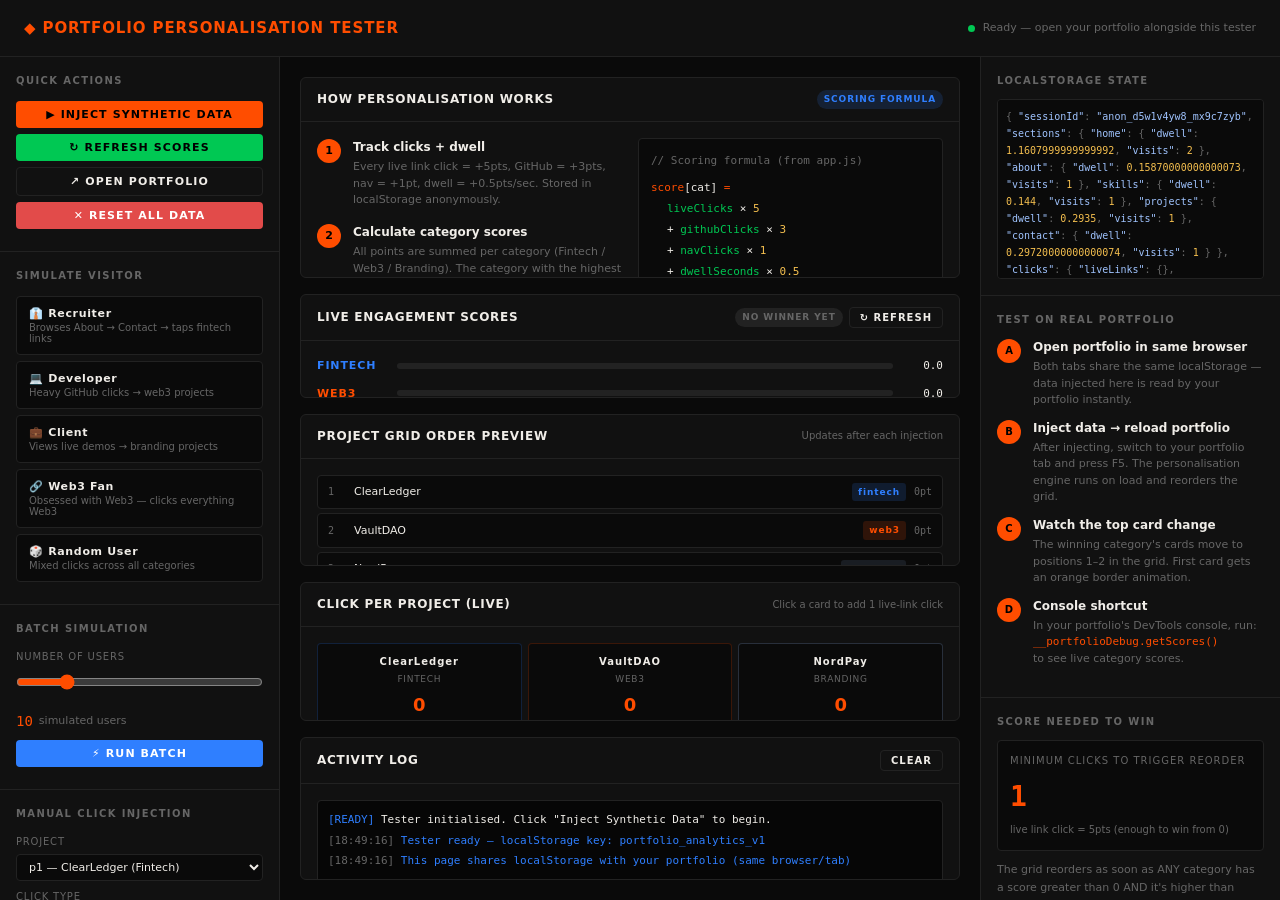
<file: test_personalisation.html>
<!DOCTYPE html>
<html lang="en">
<head>
<meta charset="UTF-8"/>
<meta name="viewport" content="width=device-width, initial-scale=1.0"/>
<title>Portfolio Personalisation Tester</title>
<style>
  :root {
    --bg:      #0a0a0a;
    --surface: #111;
    --border:  #222;
    --accent:  #ff4d00;
    --text:    #f0ede8;
    --muted:   #666;
    --green:   #00c853;
    --blue:    #2f7fff;
    --red:     #e24b4a;
  }
  * { box-sizing: border-box; margin: 0; padding: 0; }
  body {
    background: var(--bg); color: var(--text);
    font-family: 'Segoe UI', system-ui, sans-serif;
    font-size: 13px; line-height: 1.6;
    padding: 0; min-height: 100vh;
  }

  /* ── HEADER ── */
  .header {
    background: var(--surface);
    border-bottom: 1px solid var(--border);
    padding: 16px 24px;
    display: flex; align-items: center; justify-content: space-between;
    position: sticky; top: 0; z-index: 100;
  }
  .header h1 {
    font-size: 15px; font-weight: 600; letter-spacing: 0.06em;
    text-transform: uppercase; color: var(--accent);
  }
  .header-status {
    display: flex; align-items: center; gap: 8px;
    font-size: 11px; color: var(--muted);
  }
  .status-dot {
    width: 7px; height: 7px; border-radius: 50%;
    background: var(--green); animation: blink 2s infinite;
  }
  @keyframes blink { 0%,100%{opacity:1} 50%{opacity:.3} }

  /* ── LAYOUT ── */
  .layout {
    display: grid;
    grid-template-columns: 280px 1fr 300px;
    gap: 0;
    height: calc(100vh - 57px);
  }

  /* ── SIDEBAR ── */
  .sidebar {
    background: var(--surface);
    border-right: 1px solid var(--border);
    overflow-y: auto;
    display: flex; flex-direction: column;
  }
  .sidebar-section {
    padding: 16px;
    border-bottom: 1px solid var(--border);
  }
  .sidebar-title {
    font-size: 10px; font-weight: 600; letter-spacing: 0.14em;
    text-transform: uppercase; color: var(--muted); margin-bottom: 12px;
  }

  /* ── MAIN CONTENT ── */
  .main { overflow-y: auto; padding: 20px; display: flex; flex-direction: column; gap: 16px; }

  /* ── RIGHT PANEL ── */
  .right-panel {
    background: var(--surface);
    border-left: 1px solid var(--border);
    overflow-y: auto;
    display: flex; flex-direction: column;
  }
  .right-section {
    padding: 16px;
    border-bottom: 1px solid var(--border);
  }
  .right-title {
    font-size: 10px; font-weight: 600; letter-spacing: 0.14em;
    text-transform: uppercase; color: var(--muted); margin-bottom: 10px;
  }

  /* ── CARDS ── */
  .card {
    background: var(--surface);
    border: 1px solid var(--border);
    border-radius: 6px;
    overflow: hidden;
  }
  .card-header {
    padding: 12px 16px;
    border-bottom: 1px solid var(--border);
    display: flex; align-items: center; justify-content: space-between;
  }
  .card-title { font-size: 12px; font-weight: 600; letter-spacing: 0.06em; text-transform: uppercase; }
  .card-body { padding: 16px; }

  /* ── BUTTONS ── */
  .btn {
    display: inline-flex; align-items: center; gap: 6px;
    padding: 7px 14px; border-radius: 4px; border: none;
    font-size: 11px; font-weight: 600; letter-spacing: 0.1em;
    text-transform: uppercase; cursor: pointer;
    transition: all 0.2s; font-family: inherit;
  }
  .btn:active { transform: scale(0.97); }
  .btn-accent  { background: var(--accent); color: #000; }
  .btn-accent:hover { background: #ff6a2a; }
  .btn-outline { background: transparent; color: var(--text); border: 1px solid var(--border); }
  .btn-outline:hover { border-color: var(--text); }
  .btn-green  { background: var(--green); color: #000; }
  .btn-green:hover { background: #00e65e; }
  .btn-red    { background: var(--red); color: #fff; }
  .btn-red:hover { background: #ff5555; }
  .btn-blue   { background: var(--blue); color: #fff; }
  .btn-blue:hover { background: #4a8fff; }
  .btn-sm { padding: 4px 10px; font-size: 10px; }
  .btn-full { width: 100%; justify-content: center; margin-bottom: 6px; }

  /* ── SCORE BARS ── */
  .score-row {
    display: flex; align-items: center; gap: 10px;
    margin-bottom: 10px;
  }
  .score-label {
    width: 70px; font-size: 11px; font-weight: 600;
    text-transform: uppercase; letter-spacing: 0.08em;
    color: var(--muted); flex-shrink: 0;
  }
  .score-track {
    flex: 1; height: 6px; background: var(--border);
    border-radius: 3px; overflow: hidden;
  }
  .score-fill {
    height: 100%; border-radius: 3px;
    transition: width 0.6s cubic-bezier(0.16,1,0.3,1);
    background: var(--accent);
  }
  .score-val {
    width: 40px; text-align: right; font-size: 11px;
    font-family: monospace; color: var(--text);
  }

  /* ── CLICK SIMULATORS ── */
  .click-grid { display: grid; grid-template-columns: 1fr 1fr 1fr; gap: 6px; }
  .click-card {
    border: 1px solid var(--border); border-radius: 4px;
    padding: 10px; text-align: center;
    transition: border-color 0.2s;
    cursor: pointer; background: var(--bg);
  }
  .click-card:hover { border-color: var(--accent); }
  .click-card-name { font-size: 10px; font-weight: 700; letter-spacing: 0.1em; margin-bottom: 2px; }
  .click-card-cat  { font-size: 9px; color: var(--muted); text-transform: uppercase; letter-spacing: 0.08em; }
  .click-card-count { font-size: 18px; font-weight: 600; color: var(--accent); margin-top: 4px; }
  .click-card.fintech  { border-color: #2f7fff33; }
  .click-card.web3     { border-color: #ff4d0033; }
  .click-card.branding { border-color: #a0c4ff33; }
  .click-card.fintech:hover  { border-color: #2f7fff; }
  .click-card.web3:hover     { border-color: #ff4d00; }
  .click-card.branding:hover { border-color: #a0c4ff; }

  /* ── LOG ── */
  .log-container {
    background: #060606; border: 1px solid var(--border);
    border-radius: 4px; font-family: monospace;
    font-size: 11px; height: 220px; overflow-y: auto;
    padding: 10px;
  }
  .log-entry { margin-bottom: 3px; }
  .log-ts    { color: var(--muted); }
  .log-info  { color: var(--blue); }
  .log-pass  { color: var(--green); }
  .log-warn  { color: #f4bf4f; }
  .log-action{ color: var(--accent); }

  /* ── GRID PREVIEW ── */
  .grid-preview { display: flex; flex-direction: column; gap: 4px; }
  .grid-row {
    display: flex; align-items: center; gap: 8px;
    padding: 7px 10px; border-radius: 4px;
    border: 1px solid var(--border); background: var(--bg);
    transition: all 0.4s cubic-bezier(0.16,1,0.3,1);
    font-size: 11px;
  }
  .grid-row.is-top {
    border-color: var(--accent);
    background: rgba(255,77,0,0.06);
  }
  .grid-pos { width: 18px; font-size: 10px; color: var(--muted); font-family: monospace; }
  .grid-name { flex: 1; font-weight: 500; }
  .grid-cat  {
    font-size: 9px; font-weight: 700; letter-spacing: 0.1em;
    padding: 2px 6px; border-radius: 3px;
  }
  .cat-fintech  { background: rgba(47,127,255,0.15); color: #2f7fff; }
  .cat-web3     { background: rgba(255,77,0,0.15);   color: var(--accent); }
  .cat-branding { background: rgba(160,196,255,0.1); color: #a0c4ff; }
  .grid-score { font-family: monospace; font-size: 10px; color: var(--muted); }

  /* ── TAGS ── */
  .tag {
    display: inline-block; font-size: 9px; font-weight: 600;
    letter-spacing: 0.1em; text-transform: uppercase;
    padding: 2px 7px; border-radius: 10px;
  }
  .tag-accent  { background: rgba(255,77,0,0.15); color: var(--accent); }
  .tag-green   { background: rgba(0,200,83,0.15);  color: var(--green); }
  .tag-blue    { background: rgba(47,127,255,0.15); color: var(--blue); }
  .tag-muted   { background: var(--border); color: var(--muted); }

  /* ── STEP GUIDE ── */
  .step { display: flex; gap: 12px; margin-bottom: 14px; }
  .step-num {
    width: 24px; height: 24px; border-radius: 50%; flex-shrink: 0;
    background: var(--accent); color: #000;
    display: flex; align-items: center; justify-content: center;
    font-size: 11px; font-weight: 700; margin-top: 1px;
  }
  .step-body { flex: 1; }
  .step-title { font-size: 12px; font-weight: 600; margin-bottom: 2px; }
  .step-desc  { font-size: 11px; color: var(--muted); line-height: 1.5; }

  /* ── SCENARIO BUTTONS ── */
  .scenario-btn {
    width: 100%; text-align: left; padding: 10px 12px;
    background: var(--bg); border: 1px solid var(--border);
    border-radius: 4px; color: var(--text);
    cursor: pointer; margin-bottom: 6px;
    font-family: inherit; transition: border-color 0.2s;
  }
  .scenario-btn:hover { border-color: var(--accent); }
  .scenario-btn-name { font-size: 11px; font-weight: 600; letter-spacing: 0.06em; color: var(--text); }
  .scenario-btn-desc { font-size: 10px; color: var(--muted); margin-top: 2px; }

  /* ── THRESHOLD METER ── */
  .threshold-display {
    background: var(--bg); border: 1px solid var(--border);
    border-radius: 4px; padding: 12px; margin-top: 8px;
  }
  .threshold-title { font-size: 10px; color: var(--muted); letter-spacing: 0.1em; text-transform: uppercase; margin-bottom: 6px; }
  .threshold-val { font-size: 28px; font-weight: 700; color: var(--accent); font-family: monospace; }
  .threshold-label { font-size: 10px; color: var(--muted); margin-top: 2px; }

  /* ── PROGRESS ── */
  .progress-bar {
    height: 3px; background: var(--border); border-radius: 2px;
    margin-top: 6px; overflow: hidden;
  }
  .progress-fill {
    height: 100%; background: var(--accent);
    transition: width 0.5s ease; border-radius: 2px;
  }

  /* ── INPUT ── */
  select, input[type=range] {
    background: var(--bg); border: 1px solid var(--border);
    color: var(--text); border-radius: 4px; padding: 5px 8px;
    font-family: inherit; font-size: 11px; width: 100%;
  }
  select:focus, input:focus { outline: none; border-color: var(--accent); }
  input[type=range] { padding: 4px 0; cursor: pointer; accent-color: var(--accent); }
  label { font-size: 10px; color: var(--muted); letter-spacing: 0.08em; text-transform: uppercase; display: block; margin-bottom: 4px; }

  .divider { border: none; border-top: 1px solid var(--border); margin: 10px 0; }
  .flex-row { display: flex; align-items: center; gap: 6px; }
  .mt8 { margin-top: 8px; }
  .mb8 { margin-bottom: 8px; }
  .mono { font-family: monospace; }
</style>
</head>
<body>

<!-- HEADER -->
<div class="header">
  <h1>◆ Portfolio Personalisation Tester</h1>
  <div class="header-status">
    <div class="status-dot"></div>
    <span id="header-status">Ready — open your portfolio alongside this tester</span>
  </div>
</div>

<div class="layout">

  <!-- ════════════════════════════════
       LEFT SIDEBAR — Controls
       ════════════════════════════════ -->
  <div class="sidebar">

    <!-- QUICK ACTIONS -->
    <div class="sidebar-section">
      <div class="sidebar-title">Quick Actions</div>
      <button class="btn btn-accent btn-full" onclick="injectData()">
        ▶ INJECT SYNTHETIC DATA
      </button>
      <button class="btn btn-green btn-full" onclick="checkCurrentState()">
        ↻ REFRESH SCORES
      </button>
      <button class="btn btn-outline btn-full" onclick="openPortfolio()">
        ↗ OPEN PORTFOLIO
      </button>
      <button class="btn btn-red btn-full" onclick="clearAllData()">
        ✕ RESET ALL DATA
      </button>
    </div>

    <!-- SIMULATE A VISITOR TYPE -->
    <div class="sidebar-section">
      <div class="sidebar-title">Simulate Visitor</div>

      <button class="scenario-btn" onclick="runScenario('recruiter')">
        <div class="scenario-btn-name">👔 Recruiter</div>
        <div class="scenario-btn-desc">Browses About → Contact → taps fintech links</div>
      </button>
      <button class="scenario-btn" onclick="runScenario('developer')">
        <div class="scenario-btn-name">💻 Developer</div>
        <div class="scenario-btn-desc">Heavy GitHub clicks → web3 projects</div>
      </button>
      <button class="scenario-btn" onclick="runScenario('client')">
        <div class="scenario-btn-name">💼 Client</div>
        <div class="scenario-btn-desc">Views live demos → branding projects</div>
      </button>
      <button class="scenario-btn" onclick="runScenario('web3fan')">
        <div class="scenario-btn-name">🔗 Web3 Fan</div>
        <div class="scenario-btn-desc">Obsessed with Web3 — clicks everything Web3</div>
      </button>
      <button class="scenario-btn" onclick="runScenario('random')">
        <div class="scenario-btn-name">🎲 Random User</div>
        <div class="scenario-btn-desc">Mixed clicks across all categories</div>
      </button>
    </div>

    <!-- BATCH SIMULATION -->
    <div class="sidebar-section">
      <div class="sidebar-title">Batch Simulation</div>
      <label>Number of Users</label>
      <input type="range" id="batch-count" min="1" max="50" value="10"
             oninput="document.getElementById('batch-val').textContent=this.value">
      <div class="flex-row mt8">
        <span class="mono" style="font-size:14px;color:var(--accent)" id="batch-val">10</span>
        <span style="color:var(--muted);font-size:11px">simulated users</span>
      </div>
      <button class="btn btn-blue btn-full mt8" onclick="runBatch()">
        ⚡ RUN BATCH
      </button>
    </div>

    <!-- MANUAL CLICK -->
    <div class="sidebar-section">
      <div class="sidebar-title">Manual Click Injection</div>
      <label>Project</label>
      <select id="manual-project" class="mb8">
        <option value="p1|fintech">p1 — ClearLedger (Fintech)</option>
        <option value="p2|web3">p2 — VaultDAO (Web3)</option>
        <option value="p3|branding">p3 — NordPay (Branding)</option>
        <option value="p4|web3">p4 — MintFolio (Web3)</option>
        <option value="p5|fintech">p5 — Arbor Wealth (Fintech)</option>
        <option value="p6|branding">p6 — Apex Protocol (Branding)</option>
      </select>
      <label>Click Type</label>
      <select id="manual-type" class="mb8">
        <option value="live">Live Link (+5 pts)</option>
        <option value="github">GitHub Link (+3 pts)</option>
      </select>
      <label>Count</label>
      <input type="range" id="manual-count" min="1" max="20" value="1"
             oninput="document.getElementById('manual-val').textContent=this.value">
      <div class="flex-row mt8 mb8">
        <span class="mono" style="font-size:14px;color:var(--accent)" id="manual-val">1</span>
        <span style="color:var(--muted);font-size:11px">clicks</span>
      </div>
      <button class="btn btn-accent btn-full" onclick="injectManualClicks()">
        + INJECT CLICKS
      </button>
    </div>

  </div>

  <!-- ════════════════════════════════
       MAIN — Dashboard
       ════════════════════════════════ -->
  <div class="main">

    <!-- HOW IT WORKS -->
    <div class="card">
      <div class="card-header">
        <span class="card-title">How Personalisation Works</span>
        <span class="tag tag-blue">SCORING FORMULA</span>
      </div>
      <div class="card-body">
        <div style="display:grid;grid-template-columns:1fr 1fr;gap:16px">
          <div>
            <div class="step">
              <div class="step-num">1</div>
              <div class="step-body">
                <div class="step-title">Track clicks + dwell</div>
                <div class="step-desc">Every live link click = +5pts, GitHub = +3pts, nav = +1pt, dwell = +0.5pts/sec. Stored in localStorage anonymously.</div>
              </div>
            </div>
            <div class="step">
              <div class="step-num">2</div>
              <div class="step-body">
                <div class="step-title">Calculate category scores</div>
                <div class="step-desc">All points are summed per category (Fintech / Web3 / Branding). The category with the highest total score wins.</div>
              </div>
            </div>
            <div class="step">
              <div class="step-num">3</div>
              <div class="step-body">
                <div class="step-title">Reorder the project grid</div>
                <div class="step-desc">Winning category cards float to the top. First card gets an orange border pulse animation. Happens instantly on next page load.</div>
              </div>
            </div>
          </div>
          <div>
            <!-- Score Formula -->
            <div style="background:var(--bg);border:1px solid var(--border);border-radius:4px;padding:12px;font-family:monospace;font-size:11px;line-height:1.9">
              <div style="color:var(--muted);margin-bottom:6px">// Scoring formula (from app.js)</div>
              <div style="color:var(--accent)">score<span style="color:var(--text)">[cat]</span> =</div>
              <div style="padding-left:16px">
                <div><span style="color:var(--green)">liveClicks</span> × <span style="color:#f4bf4f">5</span></div>
                <div>+ <span style="color:var(--green)">githubClicks</span> × <span style="color:#f4bf4f">3</span></div>
                <div>+ <span style="color:var(--green)">navClicks</span> × <span style="color:#f4bf4f">1</span></div>
                <div>+ <span style="color:var(--green)">dwellSeconds</span> × <span style="color:#f4bf4f">0.5</span></div>
              </div>
              <div class="divider"></div>
              <div style="color:var(--muted)">// Threshold to trigger reorder:</div>
              <div><span style="color:var(--accent)">topCat</span> = category with max score</div>
              <div><span style="color:var(--muted)">// min score needed: </span><span style="color:#f4bf4f" id="threshold-val">any > 0</span></div>
            </div>
            <!-- Minimum clicks needed -->
            <div style="margin-top:10px;display:grid;grid-template-columns:1fr 1fr 1fr;gap:8px">
              <div style="background:var(--bg);border:1px solid var(--border);border-radius:4px;padding:8px;text-align:center">
                <div style="font-size:20px;font-weight:700;color:var(--accent)">1</div>
                <div style="font-size:9px;color:var(--muted);text-transform:uppercase;letter-spacing:0.08em">live click<br/>to activate</div>
              </div>
              <div style="background:var(--bg);border:1px solid var(--border);border-radius:4px;padding:8px;text-align:center">
                <div style="font-size:20px;font-weight:700;color:var(--blue)">2</div>
                <div style="font-size:9px;color:var(--muted);text-transform:uppercase;letter-spacing:0.08em">github clicks<br/>to activate</div>
              </div>
              <div style="background:var(--bg);border:1px solid var(--border);border-radius:4px;padding:8px;text-align:center">
                <div style="font-size:20px;font-weight:700;color:var(--green)">5</div>
                <div style="font-size:9px;color:var(--muted);text-transform:uppercase;letter-spacing:0.08em">nav clicks<br/>to activate</div>
              </div>
            </div>
          </div>
        </div>
      </div>
    </div>

    <!-- LIVE SCORES -->
    <div class="card">
      <div class="card-header">
        <span class="card-title">Live Engagement Scores</span>
        <div class="flex-row">
          <span id="winner-badge" class="tag tag-muted">No winner yet</span>
          <button class="btn btn-outline btn-sm" onclick="checkCurrentState()">↻ Refresh</button>
        </div>
      </div>
      <div class="card-body">
        <div id="score-fintech" class="score-row">
          <div class="score-label" style="color:#2f7fff">FINTECH</div>
          <div class="score-track"><div class="score-fill" id="bar-fintech" style="width:0%;background:#2f7fff"></div></div>
          <div class="score-val" id="val-fintech">0</div>
        </div>
        <div id="score-web3" class="score-row">
          <div class="score-label" style="color:var(--accent)">WEB3</div>
          <div class="score-track"><div class="score-fill" id="bar-web3" style="width:0%"></div></div>
          <div class="score-val" id="val-web3">0</div>
        </div>
        <div id="score-branding" class="score-row">
          <div class="score-label" style="color:#a0c4ff">BRANDING</div>
          <div class="score-track"><div class="score-fill" id="bar-branding" style="width:0%;background:#a0c4ff"></div></div>
          <div class="score-val" id="val-branding">0</div>
        </div>
        <div class="divider"></div>
        <div style="display:grid;grid-template-columns:repeat(4,1fr);gap:8px;margin-top:2px">
          <div>
            <div style="font-size:10px;color:var(--muted);letter-spacing:0.08em;text-transform:uppercase;margin-bottom:2px">Live Clicks</div>
            <div class="flex-row">
              <span id="stat-live-fintech" style="color:#2f7fff;font-family:monospace">0</span>
              <span style="color:var(--muted);font-size:10px">fin</span>
              <span id="stat-live-web3" style="color:var(--accent);font-family:monospace">0</span>
              <span style="color:var(--muted);font-size:10px">w3</span>
              <span id="stat-live-branding" style="color:#a0c4ff;font-family:monospace">0</span>
              <span style="color:var(--muted);font-size:10px">br</span>
            </div>
          </div>
          <div>
            <div style="font-size:10px;color:var(--muted);letter-spacing:0.08em;text-transform:uppercase;margin-bottom:2px">GitHub Clicks</div>
            <div class="flex-row">
              <span id="stat-gh-fintech" style="color:#2f7fff;font-family:monospace">0</span>
              <span style="color:var(--muted);font-size:10px">fin</span>
              <span id="stat-gh-web3" style="color:var(--accent);font-family:monospace">0</span>
              <span style="color:var(--muted);font-size:10px">w3</span>
              <span id="stat-gh-branding" style="color:#a0c4ff;font-family:monospace">0</span>
              <span style="color:var(--muted);font-size:10px">br</span>
            </div>
          </div>
          <div>
            <div style="font-size:10px;color:var(--muted);letter-spacing:0.08em;text-transform:uppercase;margin-bottom:2px">Total Clicks</div>
            <div id="stat-total-clicks" style="font-family:monospace;font-size:16px;font-weight:600;color:var(--text)">0</div>
          </div>
          <div>
            <div style="font-size:10px;color:var(--muted);letter-spacing:0.08em;text-transform:uppercase;margin-bottom:2px">Winner</div>
            <div id="stat-winner" style="font-family:monospace;font-size:12px;font-weight:600;color:var(--accent);text-transform:uppercase">—</div>
          </div>
        </div>
      </div>
    </div>

    <!-- PROJECT GRID PREVIEW -->
    <div class="card">
      <div class="card-header">
        <span class="card-title">Project Grid Order Preview</span>
        <span style="font-size:10px;color:var(--muted)">Updates after each injection</span>
      </div>
      <div class="card-body">
        <div class="grid-preview" id="grid-preview">
          <!-- filled by JS -->
        </div>
        <div class="progress-bar mt8">
          <div class="progress-fill" id="inject-progress" style="width:0%"></div>
        </div>
        <div style="font-size:10px;color:var(--muted);margin-top:4px" id="progress-label"></div>
      </div>
    </div>

    <!-- CLICK SIMULATOR CARDS -->
    <div class="card">
      <div class="card-header">
        <span class="card-title">Click Per Project (Live)</span>
        <span style="font-size:10px;color:var(--muted)">Click a card to add 1 live-link click</span>
      </div>
      <div class="card-body">
        <div class="click-grid" id="click-grid">
          <!-- filled by JS -->
        </div>
      </div>
    </div>

    <!-- ACTIVITY LOG -->
    <div class="card">
      <div class="card-header">
        <span class="card-title">Activity Log</span>
        <button class="btn btn-outline btn-sm" onclick="clearLog()">Clear</button>
      </div>
      <div class="card-body">
        <div class="log-container" id="activity-log">
          <div class="log-entry"><span class="log-info">[READY]</span> Tester initialised. Click "Inject Synthetic Data" to begin.</div>
        </div>
      </div>
    </div>

  </div>

  <!-- ════════════════════════════════
       RIGHT PANEL — State inspector
       ════════════════════════════════ -->
  <div class="right-panel">

    <!-- CURRENT localStorage STATE -->
    <div class="right-section">
      <div class="right-title">localStorage State</div>
      <div id="ls-state" style="font-family:monospace;font-size:10px;color:var(--muted);background:var(--bg);border:1px solid var(--border);border-radius:4px;padding:8px;max-height:180px;overflow-y:auto;line-height:1.7">
        Click "Refresh Scores" to load...
      </div>
    </div>

    <!-- HOW TO TEST ON REAL PORTFOLIO -->
    <div class="right-section">
      <div class="right-title">Test on Real Portfolio</div>
      <div class="step" style="margin-bottom:10px">
        <div class="step-num" style="font-size:10px">A</div>
        <div class="step-body">
          <div class="step-title">Open portfolio in same browser</div>
          <div class="step-desc">Both tabs share the same localStorage — data injected here is read by your portfolio instantly.</div>
        </div>
      </div>
      <div class="step" style="margin-bottom:10px">
        <div class="step-num" style="font-size:10px">B</div>
        <div class="step-body">
          <div class="step-title">Inject data → reload portfolio</div>
          <div class="step-desc">After injecting, switch to your portfolio tab and press F5. The personalisation engine runs on load and reorders the grid.</div>
        </div>
      </div>
      <div class="step" style="margin-bottom:10px">
        <div class="step-num" style="font-size:10px">C</div>
        <div class="step-body">
          <div class="step-title">Watch the top card change</div>
          <div class="step-desc">The winning category's cards move to positions 1–2 in the grid. First card gets an orange border animation.</div>
        </div>
      </div>
      <div class="step">
        <div class="step-num" style="font-size:10px">D</div>
        <div class="step-body">
          <div class="step-title">Console shortcut</div>
          <div class="step-desc">In your portfolio's DevTools console, run:<br/>
          <code style="color:var(--accent)">__portfolioDebug.getScores()</code><br/>
          to see live category scores.</div>
        </div>
      </div>
    </div>

    <!-- WINNER THRESHOLD -->
    <div class="right-section">
      <div class="right-title">Score Needed to Win</div>
      <div class="threshold-display">
        <div class="threshold-title">Minimum clicks to trigger reorder</div>
        <div class="threshold-val" id="threshold-big">1</div>
        <div class="threshold-label">live link click = 5pts (enough to win from 0)</div>
      </div>
      <div style="margin-top:10px;font-size:11px;color:var(--muted);line-height:1.6">
        The grid reorders as soon as ANY category has a score greater than 0 AND it's higher than others. One live click on a Web3 project is enough to make Web3 cards appear first — permanently until data is cleared or another category overtakes it.
      </div>
    </div>

    <!-- WHAT TO OBSERVE -->
    <div class="right-section">
      <div class="right-title">What to Watch For</div>
      <div style="display:flex;flex-direction:column;gap:6px">
        <div style="padding:8px;background:var(--bg);border:1px solid var(--border);border-radius:4px;font-size:11px">
          <div style="color:var(--accent);font-weight:600;margin-bottom:2px">Orange border pulse</div>
          <div style="color:var(--muted)">First card of the winning category gets a 3× pulsing orange border on page load</div>
        </div>
        <div style="padding:8px;background:var(--bg);border:1px solid var(--border);border-radius:4px;font-size:11px">
          <div style="color:var(--blue);font-weight:600;margin-bottom:2px">Grid reorder</div>
          <div style="color:var(--muted)">Winning category's 2 cards always appear in positions 1 and 2</div>
        </div>
        <div style="padding:8px;background:var(--bg);border:1px solid var(--border);border-radius:4px;font-size:11px">
          <div style="color:var(--green);font-weight:600;margin-bottom:2px">Subtitle text changes</div>
          <div style="color:var(--muted)">"Selected projects" subtitle shows the detected category name</div>
        </div>
        <div style="padding:8px;background:var(--bg);border:1px solid var(--border);border-radius:4px;font-size:11px">
          <div style="color:#a0c4ff;font-weight:600;margin-bottom:2px">Persists across sessions</div>
          <div style="color:var(--muted)">Close and reopen the portfolio — it remembers and applies the same reorder instantly</div>
        </div>
      </div>
    </div>

  </div>

</div>

<script>
'use strict';

/* ════════════════════════════════════════════════════════════
   CONFIG — mirrors your app.js exactly
   ════════════════════════════════════════════════════════════ */
const STORAGE_KEY = 'portfolio_analytics_v1';

const PROJECTS = [
  { id:'p1', name:'ClearLedger',    cat:'fintech'  },
  { id:'p2', name:'VaultDAO',       cat:'web3'     },
  { id:'p3', name:'NordPay',        cat:'branding' },
  { id:'p4', name:'MintFolio',      cat:'web3'     },
  { id:'p5', name:'Arbor Wealth',   cat:'fintech'  },
  { id:'p6', name:'Apex Protocol',  cat:'branding' },
];

const WEIGHTS = { liveClick:5, githubClick:3, navClick:1, dwell:0.5 };

/* ════════════════════════════════════════════════════════════
   HELPERS
   ════════════════════════════════════════════════════════════ */
function ts() {
  const now = new Date();
  return `${String(now.getHours()).padStart(2,'0')}:${String(now.getMinutes()).padStart(2,'0')}:${String(now.getSeconds()).padStart(2,'0')}`;
}

function addLog(msg, type='info') {
  const log = document.getElementById('activity-log');
  const entry = document.createElement('div');
  entry.className = 'log-entry';
  const classMap = { info:'log-info', pass:'log-pass', warn:'log-warn', action:'log-action' };
  entry.innerHTML = `<span class="log-ts">[${ts()}]</span> <span class="${classMap[type]||'log-info'}">${msg}</span>`;
  log.appendChild(entry);
  log.scrollTop = log.scrollHeight;
}

function clearLog() {
  document.getElementById('activity-log').innerHTML = '';
  addLog('Log cleared', 'info');
}

function loadState() {
  try {
    const raw = localStorage.getItem(STORAGE_KEY);
    return raw ? JSON.parse(raw) : createFreshState();
  } catch(e) { return createFreshState(); }
}

function createFreshState() {
  return {
    sessionId: 'anon_test_' + Math.random().toString(36).slice(2,9),
    sections: {},
    clicks: { liveLinks:{}, githubLinks:{}, social:{}, nav:{} },
    categories: {},
    lastUpdated: new Date().toISOString(),
  };
}

function saveState(state) {
  state.lastUpdated = new Date().toISOString();
  localStorage.setItem(STORAGE_KEY, JSON.stringify(state));
}

/* ════════════════════════════════════════════════════════════
   SCORE CALCULATION — mirrors app.js computeEngagementScores
   ════════════════════════════════════════════════════════════ */
function computeScores(state) {
  const scores = { fintech:0, web3:0, branding:0 };
  const pMap   = {};
  PROJECTS.forEach(p => { pMap[p.id] = p.cat; });

  Object.entries(state.clicks.liveLinks || {}).forEach(([pid, n]) => {
    const cat = pMap[pid]; if(cat) scores[cat] += n * WEIGHTS.liveClick;
  });
  Object.entries(state.clicks.githubLinks || {}).forEach(([pid, n]) => {
    const cat = pMap[pid]; if(cat) scores[cat] += n * WEIGHTS.githubClick;
  });
  Object.entries(state.categories || {}).forEach(([cat, v]) => {
    if(scores[cat] !== undefined) scores[cat] += v;
  });
  return scores;
}

function getTopCategory(scores) {
  let top = null, topScore = 0;
  Object.entries(scores).forEach(([cat, score]) => {
    if(score > topScore) { topScore = score; top = cat; }
  });
  return { cat: top, score: topScore };
}

/* ════════════════════════════════════════════════════════════
   UI UPDATE
   ════════════════════════════════════════════════════════════ */
function updateUI() {
  const state  = loadState();
  const scores = computeScores(state);
  const winner = getTopCategory(scores);
  const maxScore = Math.max(...Object.values(scores), 1);

  // Score bars
  ['fintech','web3','branding'].forEach(cat => {
    const pct = (scores[cat] / maxScore * 100).toFixed(1);
    document.getElementById(`bar-${cat}`).style.width = pct + '%';
    document.getElementById(`val-${cat}`).textContent = scores[cat].toFixed(1);
  });

  // Winner badge
  const badge = document.getElementById('winner-badge');
  const statW = document.getElementById('stat-winner');
  if (winner.cat && winner.score > 0) {
    badge.className = `tag tag-accent`;
    badge.textContent = `★ ${winner.cat.toUpperCase()} WINS`;
    statW.textContent = winner.cat.toUpperCase();
    statW.style.color = winner.cat === 'web3' ? 'var(--accent)' :
                        winner.cat === 'fintech' ? 'var(--blue)' : '#a0c4ff';
  } else {
    badge.className = 'tag tag-muted';
    badge.textContent = 'No winner yet';
    statW.textContent = '—';
  }

  // Stats
  const liveLinks = state.clicks.liveLinks || {};
  const ghLinks   = state.clicks.githubLinks || {};
  const pMap = {}; PROJECTS.forEach(p => { pMap[p.id] = p.cat; });

  const liveCats = {fintech:0, web3:0, branding:0};
  const ghCats   = {fintech:0, web3:0, branding:0};
  let total = 0;
  Object.entries(liveLinks).forEach(([pid,n]) => { const c=pMap[pid]; if(c){liveCats[c]+=n; total+=n;} });
  Object.entries(ghLinks).forEach(([pid,n]) => { const c=pMap[pid]; if(c){ghCats[c]+=n; total+=n;} });

  document.getElementById('stat-live-fintech').textContent  = liveCats.fintech;
  document.getElementById('stat-live-web3').textContent     = liveCats.web3;
  document.getElementById('stat-live-branding').textContent = liveCats.branding;
  document.getElementById('stat-gh-fintech').textContent    = ghCats.fintech;
  document.getElementById('stat-gh-web3').textContent       = ghCats.web3;
  document.getElementById('stat-gh-branding').textContent   = ghCats.branding;
  document.getElementById('stat-total-clicks').textContent  = total;

  // localStorage inspector
  document.getElementById('ls-state').innerHTML = syntaxHighlight(JSON.stringify(state, null, 2));

  // Grid preview
  updateGridPreview(scores, winner.cat);

  // Click cards
  updateClickCards(state);
}

function syntaxHighlight(json) {
  return json
    .replace(/(".*?")/g, '<span style="color:#a0c4ff">$1</span>')
    .replace(/\b(\d+\.?\d*)\b/g, '<span style="color:#f4bf4f">$1</span>')
    .replace(/\b(true|false|null)\b/g, '<span style="color:var(--accent)">$1</span>');
}

function updateGridPreview(scores, topCat) {
  // Sort projects by category score
  const sorted = [...PROJECTS].sort((a, b) => {
    if (a.cat === topCat && b.cat !== topCat) return -1;
    if (b.cat === topCat && a.cat !== topCat) return 1;
    return (scores[b.cat]||0) - (scores[a.cat]||0);
  });

  const container = document.getElementById('grid-preview');
  container.innerHTML = sorted.map((p, i) => {
    const isTop = p.cat === topCat;
    const score = scores[p.cat] || 0;
    const catClass = `cat-${p.cat}`;
    return `
      <div class="grid-row ${i < 2 && isTop ? 'is-top' : ''}">
        <span class="grid-pos">${i+1}</span>
        <span class="grid-name">${p.name}</span>
        <span class="grid-cat ${catClass}">${p.cat}</span>
        <span class="grid-score">${score.toFixed(0)}pt${i<2&&isTop ? ' ★':''}</span>
      </div>`;
  }).join('');
}

function updateClickCards(state) {
  const ll = state.clicks.liveLinks || {};
  const gh = state.clicks.githubLinks || {};
  const container = document.getElementById('click-grid');
  container.innerHTML = PROJECTS.map(p => {
    const lc = ll[p.id] || 0;
    const gc = gh[p.id] || 0;
    const total = lc * 5 + gc * 3;
    return `
      <div class="click-card ${p.cat}" onclick="quickClick('${p.id}','${p.cat}')" title="Click to add 1 live-link click">
        <div class="click-card-name">${p.name}</div>
        <div class="click-card-cat">${p.cat}</div>
        <div class="click-card-count">${total}</div>
        <div style="font-size:9px;color:var(--muted);margin-top:2px">L:${lc} G:${gc}</div>
      </div>`;
  }).join('');
}

/* ════════════════════════════════════════════════════════════
   ACTIONS
   ════════════════════════════════════════════════════════════ */
function quickClick(pid, cat) {
  const state = loadState();
  state.clicks.liveLinks[pid] = (state.clicks.liveLinks[pid] || 0) + 1;
  state.categories[cat]       = (state.categories[cat] || 0) + WEIGHTS.liveClick;
  saveState(state);
  addLog(`+1 live click on ${pid} (${cat}) → +5pts`, 'action');
  updateUI();
}

function checkCurrentState() {
  updateUI();
  const state  = loadState();
  const scores = computeScores(state);
  const winner = getTopCategory(scores);
  addLog(`Scores — Fintech:${scores.fintech.toFixed(1)} Web3:${scores.web3.toFixed(1)} Branding:${scores.branding.toFixed(1)}`, 'pass');
  if (winner.cat) {
    addLog(`🏆 Winner: ${winner.cat.toUpperCase()} with ${winner.score.toFixed(1)} pts → grid will show ${winner.cat} cards first`, 'pass');
  }
}

function openPortfolio() {
  addLog('Opening portfolio in new tab... reload it after injecting data', 'info');
  window.open('index.html', '_blank');
}

function clearAllData() {
  localStorage.removeItem(STORAGE_KEY);
  addLog('All analytics data cleared from localStorage', 'warn');
  addLog('Reload your portfolio tab to see the reset (default order)', 'warn');
  updateUI();
}

/* ════════════════════════════════════════════════════════════
   SYNTHETIC DATA INJECTION — full batch
   ════════════════════════════════════════════════════════════ */
function injectData() {
  const state = loadState();
  addLog('Injecting balanced synthetic dataset (11 simulated users)...', 'info');

  // Simulate realistic click distributions across user types
  const injections = [
    // Recruiters — fintech heavy
    { pid:'p1', type:'live',   n:3, label:'Recruiter 1 → ClearLedger live' },
    { pid:'p5', type:'live',   n:2, label:'Recruiter 2 → Arbor Wealth live' },
    { pid:'p1', type:'github', n:2, label:'Recruiter 3 → ClearLedger github' },
    // Developers — web3 + github
    { pid:'p2', type:'github', n:4, label:'Dev 1 → VaultDAO github' },
    { pid:'p4', type:'github', n:3, label:'Dev 2 → MintFolio github' },
    { pid:'p2', type:'live',   n:2, label:'Dev 3 → VaultDAO live' },
    // Clients — live demos
    { pid:'p3', type:'live',   n:2, label:'Client 1 → NordPay live' },
    { pid:'p6', type:'live',   n:1, label:'Client 2 → Apex live' },
    // Mixed
    { pid:'p4', type:'live',   n:1, label:'Web3 fan → MintFolio live' },
    { pid:'p1', type:'live',   n:1, label:'Random → ClearLedger live' },
    { pid:'p2', type:'live',   n:1, label:'Random → VaultDAO live' },
  ];

  injections.forEach(inj => {
    const key = inj.type === 'live' ? 'liveLinks' : 'githubLinks';
    const pts = inj.type === 'live' ? WEIGHTS.liveClick : WEIGHTS.githubClick;
    const cat = PROJECTS.find(p => p.id === inj.pid)?.cat;
    state.clicks[key][inj.pid] = (state.clicks[key][inj.pid] || 0) + inj.n;
    if (cat) state.categories[cat] = (state.categories[cat] || 0) + (pts * inj.n);
    addLog(`${inj.label} ×${inj.n}`, 'action');
  });

  // Add section dwell time
  ['home','about','skills','projects','contact'].forEach(s => {
    state.sections[s] = { dwell: 10 + Math.random()*20, visits: 3 };
  });

  saveState(state);
  addLog('✓ Synthetic data injected successfully', 'pass');

  const scores = computeScores(state);
  const winner = getTopCategory(scores);
  addLog(`Scores → Fintech:${scores.fintech} Web3:${scores.web3} Branding:${scores.branding}`, 'pass');
  addLog(`🏆 Winner: ${winner.cat?.toUpperCase() || 'none'} — NOW RELOAD YOUR PORTFOLIO TAB (F5)`, 'pass');

  updateUI();
}

/* ════════════════════════════════════════════════════════════
   SCENARIO SIMULATION
   ════════════════════════════════════════════════════════════ */
const SCENARIOS = {
  recruiter: {
    label: 'Recruiter',
    clicks: [
      {pid:'p1',type:'live',n:3},{pid:'p5',type:'live',n:2},
      {pid:'p1',type:'github',n:1}
    ]
  },
  developer: {
    label: 'Developer',
    clicks: [
      {pid:'p2',type:'github',n:5},{pid:'p4',type:'github',n:4},
      {pid:'p2',type:'live',n:2}
    ]
  },
  client: {
    label: 'Client',
    clicks: [
      {pid:'p3',type:'live',n:4},{pid:'p6',type:'live',n:3},
      {pid:'p3',type:'github',n:1}
    ]
  },
  web3fan: {
    label: 'Web3 Fan',
    clicks: [
      {pid:'p2',type:'live',n:5},{pid:'p4',type:'live',n:5},
      {pid:'p2',type:'github',n:3},{pid:'p4',type:'github',n:3}
    ]
  },
  random: {
    label: 'Random User',
    clicks: PROJECTS.map(p => ({
      pid: p.id,
      type: Math.random() > 0.5 ? 'live' : 'github',
      n: Math.floor(Math.random() * 3) + 1
    }))
  }
};

function runScenario(name) {
  const scenario = SCENARIOS[name];
  if (!scenario) return;
  const state = loadState();
  addLog(`Simulating ${scenario.label} visitor...`, 'info');

  scenario.clicks.forEach(inj => {
    const key = inj.type === 'live' ? 'liveLinks' : 'githubLinks';
    const pts = inj.type === 'live' ? WEIGHTS.liveClick : WEIGHTS.githubClick;
    const cat = PROJECTS.find(p => p.id === inj.pid)?.cat;
    state.clicks[key][inj.pid] = (state.clicks[key][inj.pid] || 0) + inj.n;
    if (cat) state.categories[cat] = (state.categories[cat] || 0) + (pts * inj.n);
    addLog(`  ${scenario.label} → ${inj.type} click on ${inj.pid} ×${inj.n} (+${pts*inj.n}pts)`, 'action');
  });

  saveState(state);
  const scores = computeScores(state);
  const winner = getTopCategory(scores);
  addLog(`✓ ${scenario.label} done → Winner now: ${winner.cat?.toUpperCase() || 'tie'} (${winner.score.toFixed(0)}pts)`, 'pass');
  addLog(`→ Reload portfolio tab (F5) to see the reorder`, 'warn');
  updateUI();
}

/* ════════════════════════════════════════════════════════════
   BATCH SIMULATION
   ════════════════════════════════════════════════════════════ */
async function runBatch() {
  const count = parseInt(document.getElementById('batch-count').value);
  const progress = document.getElementById('inject-progress');
  const label    = document.getElementById('progress-label');
  const state    = loadState();
  addLog(`Running batch of ${count} simulated users...`, 'info');

  const names = Object.keys(SCENARIOS);

  for (let i = 0; i < count; i++) {
    const scenarioName = names[Math.floor(Math.random() * names.length)];
    const scenario     = SCENARIOS[scenarioName];
    scenario.clicks.forEach(inj => {
      const key = inj.type === 'live' ? 'liveLinks' : 'githubLinks';
      const pts = inj.type === 'live' ? WEIGHTS.liveClick : WEIGHTS.githubClick;
      const cat = PROJECTS.find(p => p.id === inj.pid)?.cat;
      // Add some randomness to click counts
      const n = Math.max(1, inj.n + Math.floor(Math.random()*3) - 1);
      state.clicks[key][inj.pid] = (state.clicks[key][inj.pid] || 0) + n;
      if (cat) state.categories[cat] = (state.categories[cat] || 0) + (pts * n);
    });

    const pct = Math.round(((i+1)/count)*100);
    progress.style.width = pct + '%';
    label.textContent = `Processing user ${i+1}/${count} (${scenarioName})...`;

    if (i % 5 === 0) {
      saveState(state);
      updateUI();
      await new Promise(r => setTimeout(r, 30));
    }
  }

  saveState(state);
  const scores = computeScores(state);
  const winner = getTopCategory(scores);
  label.textContent = `Done! ${count} users simulated.`;
  addLog(`✓ Batch complete — ${count} users simulated`, 'pass');
  addLog(`Final winner: ${winner.cat?.toUpperCase()||'tie'} (${winner.score.toFixed(0)}pts) → Reload portfolio`, 'pass');
  updateUI();
}

/* ════════════════════════════════════════════════════════════
   MANUAL CLICK INJECTION
   ════════════════════════════════════════════════════════════ */
function injectManualClicks() {
  const sel   = document.getElementById('manual-project').value.split('|');
  const pid   = sel[0];
  const cat   = sel[1];
  const type  = document.getElementById('manual-type').value;
  const count = parseInt(document.getElementById('manual-count').value);
  const state = loadState();

  const key = type === 'live' ? 'liveLinks' : 'githubLinks';
  const pts = type === 'live' ? WEIGHTS.liveClick : WEIGHTS.githubClick;
  state.clicks[key][pid] = (state.clicks[key][pid] || 0) + count;
  state.categories[cat]  = (state.categories[cat]  || 0) + (pts * count);

  saveState(state);
  const score = scores => scores[cat];
  const allScores = computeScores(state);
  addLog(`+${count} ${type} click(s) on ${pid} (${cat}) → +${pts*count}pts → ${cat} total: ${allScores[cat].toFixed(1)}`, 'action');

  const winner = getTopCategory(allScores);
  if (winner.cat === cat) {
    addLog(`🏆 ${cat.toUpperCase()} is now winning! Reload your portfolio to see the effect`, 'pass');
  }
  updateUI();
}

/* ════════════════════════════════════════════════════════════
   INIT
   ════════════════════════════════════════════════════════════ */
updateUI();
setInterval(updateUI, 3000);
addLog('Tester ready — localStorage key: portfolio_analytics_v1', 'info');
addLog('This page shares localStorage with your portfolio (same browser/tab)', 'info');
</script>
</body>
</html>
</file>
